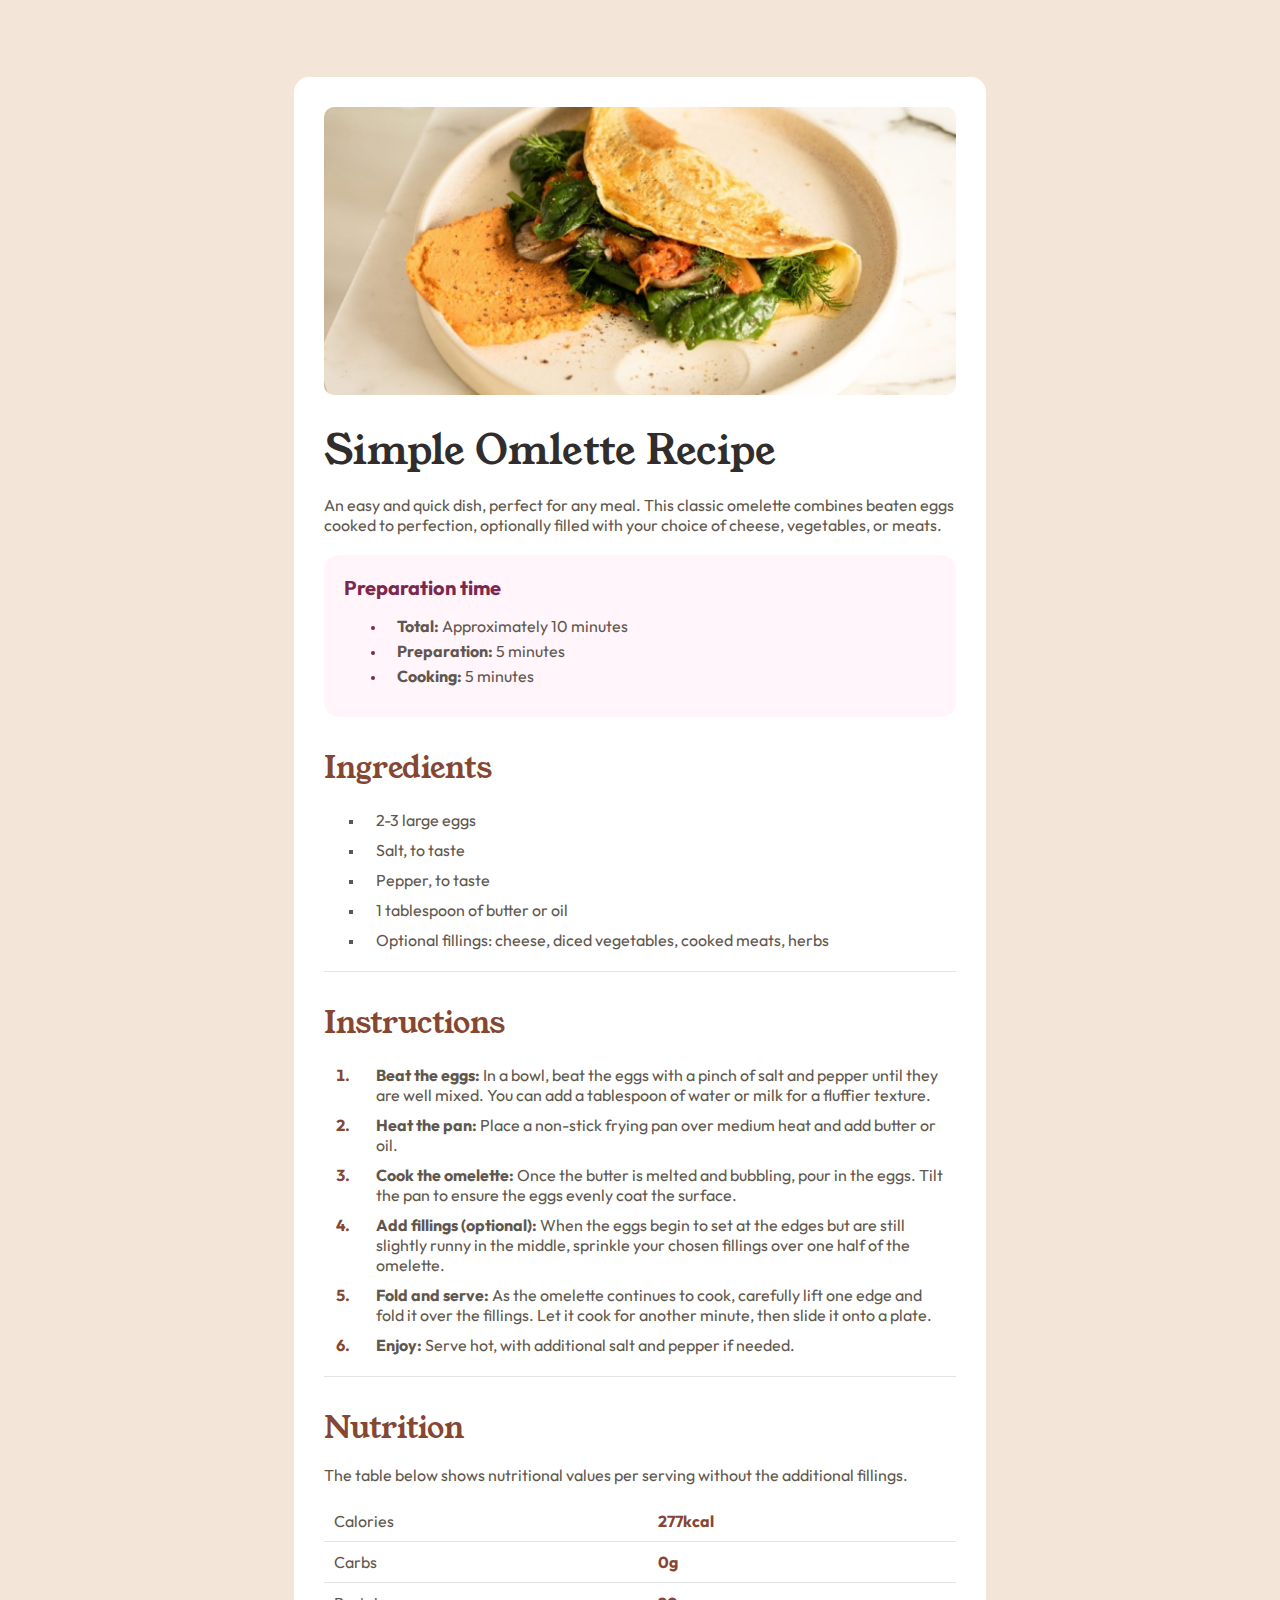
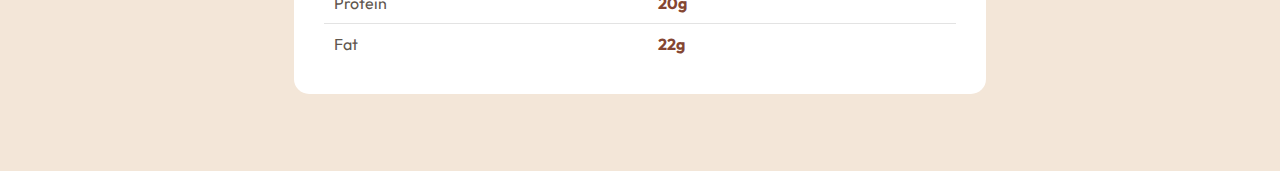
<file: index.html>
<!DOCTYPE html>
<html lang="en">

<head>
    <title> Home </title>
    <link rel="stylesheet" type="text/css" href="style.css">
    <meta name="viewport" content="width=device-width, initial-scaled=1.0">

    <!-- Fonts -->
    <link rel="preconnect" href="https://fonts.googleapis.com">
    <link rel="preconnect" href="https://fonts.gstatic.com" crossorigin>

    <!-- Young Serif -->
    <link href="https://fonts.googleapis.com/css2?family=Young+Serif&display=swap" rel="stylesheet">

    <!-- Outfit -->
    <link href="https://fonts.googleapis.com/css2?family=Outfit:wght@100..900&display=swap" rel="stylesheet">
</head>

<body>
    <!-- Main Div -->
    <div class="main">

        <!-- Introduction Div -->
        <div class="intro">
            <img src="./recipe-page-main/assets/images/image-omelette.jpeg" alt="Delicious omelette">

            <h1> Simple Omlette Recipe </h1>
            <p> An easy and quick dish, perfect for any meal.
                This classic omelette combines beaten eggs cooked to perfection,
                optionally filled with your choice of cheese, vegetables, or meats.</p>
            <div class="intro-prep">
                <p> <span class="bold-text">Preparation time</span> </p>
                <ul class="prep-list">
                    <li> <span class="bold-text">Total:</span> Approximately 10 minutes </li>
                    <li> <span class="bold-text">Preparation:</span> 5 minutes </li>
                    <li> <span class="bold-text">Cooking:</span> 5 minutes </li>
                </ul>
            </div>

            <!-- Ingredients Div -->
            <div class="ingred">
                <p class="subhead"> Ingredients </p>
                <ul class="ingred-list">
                    <li> 2-3 large eggs </li>
                    <li> Salt, to taste </li>
                    <li> Pepper, to taste </li>
                    <li> 1 tablespoon of butter or oil </li>
                    <li> Optional fillings: cheese, diced vegetables, cooked meats, herbs </li>
                </ul>
            </div>

            <hr>

            <!-- Instructions Div -->
            <div class="inst">
                <p class="subhead"> Instructions </p>
                <ol>
                    <li> <span class="bold-text">Beat the eggs:</span> In a bowl, beat the eggs with a pinch of salt and
                        pepper until they are well mixed. You can add a tablespoon of water or milk for a fluffier
                        texture. </li>
                    <li> <span class="bold-text">Heat the pan:</span> Place a non-stick frying pan over medium heat and
                        add butter or oil. </li>
                    <li> <span class="bold-text">Cook the omelette:</span> Once the butter is melted and bubbling, pour
                        in the eggs. Tilt the pan to ensure the eggs evenly coat the surface. </li>
                    <li> <span class="bold-text">Add fillings (optional):</span> When the eggs begin to set at the edges
                        but are still slightly runny in the middle, sprinkle your chosen fillings over one half of the
                        omelette. </li>
                    <li> <span class="bold-text">Fold and serve:</span> As the omelette continues to cook, carefully
                        lift one edge and fold it over the fillings. Let it cook for another minute, then slide it onto
                        a plate. </li>
                    <li> <span class="bold-text">Enjoy:</span> Serve hot, with additional salt and pepper if needed.
                    </li>
                </ol>
            </div>

            <hr>

            <!-- Nutrition Div -->
            <div class="nutr">
                <p class="subhead"> Nutrition </p>
                <p> The table below shows nutritional values per serving without the additional fillings.
                </p>
                <table>

                    <tbody>
                        <tr>
                            <td>Calories</td>
                            <td> <span class="bold-text-nutr">277kcal</span> </td>
                        </tr>

                        <tr>
                            <td>Carbs</td>
                            <td><span class="bold-text-nutr">0g</span></td>
                        </tr>

                        <tr>
                            <td>Protein</td>
                            <td><span class="bold-text-nutr">20g</span></td>
                        </tr>

                        <tr>
                            <td>Fat</td>
                            <td><span class="bold-text-nutr">22g</span></td>
                        </tr>

                    </tbody>

                </table>
            </div>

        </div>

    </div>
</body>


</html>
</file>
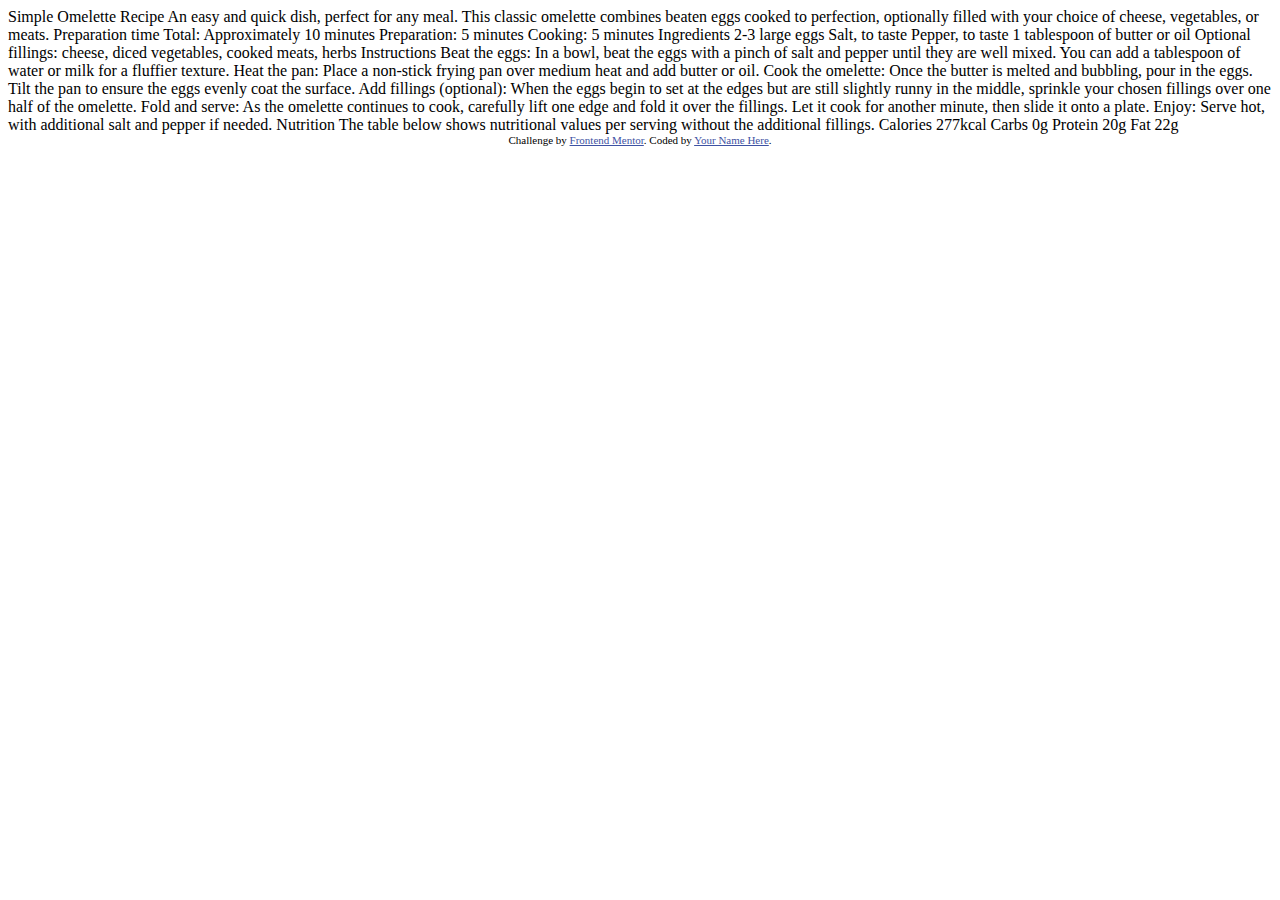
<file: recipe-page-main/index.html>
<!DOCTYPE html>
<html lang="en">
<head>
  <meta charset="UTF-8">
  <meta name="viewport" content="width=device-width, initial-scale=1.0"> <!-- displays site properly based on user's device -->

  <link rel="icon" type="image/png" sizes="32x32" href="./assets/images/favicon-32x32.png">
  
  <title>Frontend Mentor | Recipe page</title>

  <!-- Feel free to remove these styles or customise in your own stylesheet 👍 -->
  <style>
    .attribution { font-size: 11px; text-align: center; }
    .attribution a { color: hsl(228, 45%, 44%); }
  </style>
</head>
<body>

  Simple Omelette Recipe

  An easy and quick dish, perfect for any meal. This classic omelette combines beaten eggs cooked 
  to perfection, optionally filled with your choice of cheese, vegetables, or meats.

  Preparation time

  Total: Approximately 10 minutes
  Preparation: 5 minutes
  Cooking: 5 minutes

  Ingredients

  2-3 large eggs
  Salt, to taste
  Pepper, to taste
  1 tablespoon of butter or oil
  Optional fillings: cheese, diced vegetables, cooked meats, herbs

  Instructions

  Beat the eggs: In a bowl, beat the eggs with a pinch of salt and pepper until they are well mixed. 
  You can add a tablespoon of water or milk for a fluffier texture.

  Heat the pan: Place a non-stick frying pan over medium heat and add butter or oil.

  Cook the omelette: Once the butter is melted and bubbling, pour in the eggs. Tilt the pan to ensure 
  the eggs evenly coat the surface.

  Add fillings (optional): When the eggs begin to set at the edges but are still slightly runny in the 
  middle, sprinkle your chosen fillings over one half of the omelette.

  Fold and serve: As the omelette continues to cook, carefully lift one edge and fold it over the 
  fillings. Let it cook for another minute, then slide it onto a plate.

  Enjoy: Serve hot, with additional salt and pepper if needed.

  Nutrition

  The table below shows nutritional values per serving without the additional fillings.

  Calories
  277kcal

  Carbs
  0g

  Protein
  20g

  Fat
  22g
  
  <div class="attribution">
    Challenge by <a href="https://www.frontendmentor.io?ref=challenge" target="_blank">Frontend Mentor</a>. 
    Coded by <a href="#">Your Name Here</a>.
  </div>
</body>
</html>
</file>
<file: style.css>
* {
    box-sizing: border-box;
}

body {
    color: hsl(30, 10%, 34%);
    background-color: hsl(30, 54%, 90%);
    font-size: 16px;
    display: flex;
    padding: 0;
    width: 100%;
    max-width: 768px;
    margin: auto;
    min-height: 1vh;
    /* dynamically change height and doesn't lead to overflow */
    justify-content: center;
    align-items: center;
}

img {
    width: 100%;
    height: auto;
    margin: auto;
    display: block;
    border-radius: 10px;
}

.main {
    background-color: hsl(0, 0%, 100%);
    border: none;
    border-radius: 15px;
    padding: 30px;
    width: 90%;
    max-width: 768px;
    margin-top: 10%;
    margin-bottom: 10%;
    justify-content: center;
    align-items: center;

    font-family: 'Outfit';
}

.main h1 {
    color: hsl(24, 5%, 18%);
    margin-bottom: 0;
    font-family: 'Young Serif', serif;
    font-weight: 400;
    font-size: 2.5rem;
}

[class*=bold-text] {
    font-weight: bold;
}

/* Preparation time */
.intro-prep {
    background-color: hsl(330, 100%, 98%);
    border-radius: 15px;
    padding: 10px;
    margin-top: 20px;

}

.intro-prep p {
    color: hsl(332, 51%, 32%);
    margin: 10px 0px 0px 10px;
    font-size: 1.25rem;

}

/* Lists */
ul,
ol {
    list-style-position: outside;
}

li {
    /* margin-left: 5px; */
    padding: 5px;
    padding-left: 2%;
}

/* Bullet Points (Prep)*/
.prep-list li {
    padding-top: 0px;
    margin-left: 2%;
}

.prep-list li::marker {
    color: hsl(332, 51%, 32%);
    font-size: 0.8rem;

}

[class*=subhead] {
    color: hsl(14, 45%, 36%);
    font-family: 'Young Serif', serif;
    font-size: 1.875rem;
    margin-bottom: 0;
}

/* List Items (Ingred) */
.ingred-list li {
    list-style-type: square;
}

/* Bullet Point */
.ingred-list li::marker {
    font-size: 0.8rem;
}


/* Line Break !*/
hr {
    border: none;
    height: 1px;
    background-color: rgb(227, 227, 227);
}

/* Instructions */
.inst li {
    margin-left: -2%;
    padding-left: 4%;
}

.inst li::marker {
    font-weight: bold;
    color: hsl(14, 45%, 36%);
}

/* Nutrition */
.nutr table {
    border-collapse: collapse;
    width: 100%;
}

.nutr tr {
    border-bottom: solid 1px rgb(227, 227, 227);
}

.nutr td {
    padding: 10px;
}

.nutr tbody tr:last-child {
    border-bottom: none;
}

.bold-text-nutr {
    color: hsl(14, 45%, 36%);
}

/* Media Queries for Mobile Phones (screens up to 767px wide) */
@media (max-width: 767px) {

    .main {
        padding: 5%;
    }

    h1{
        font-size: 2em;
    }

}
</file>
